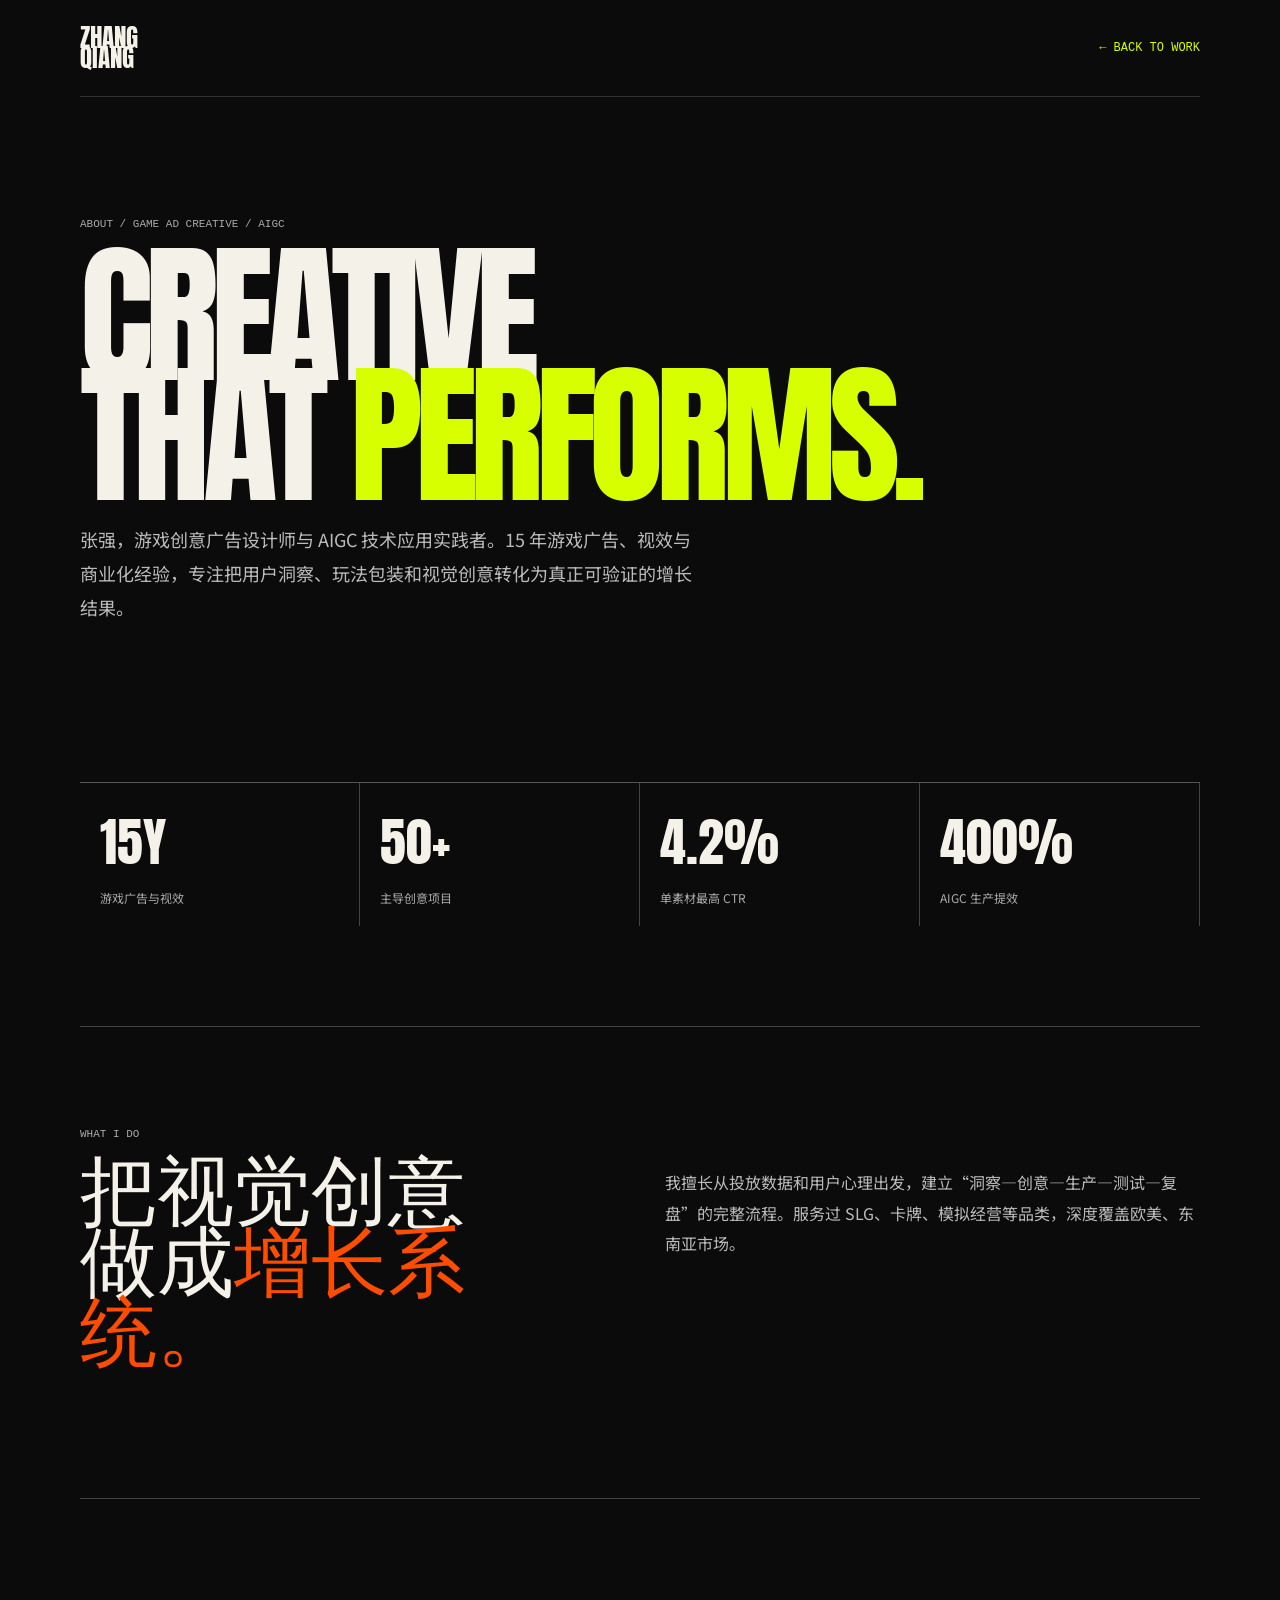
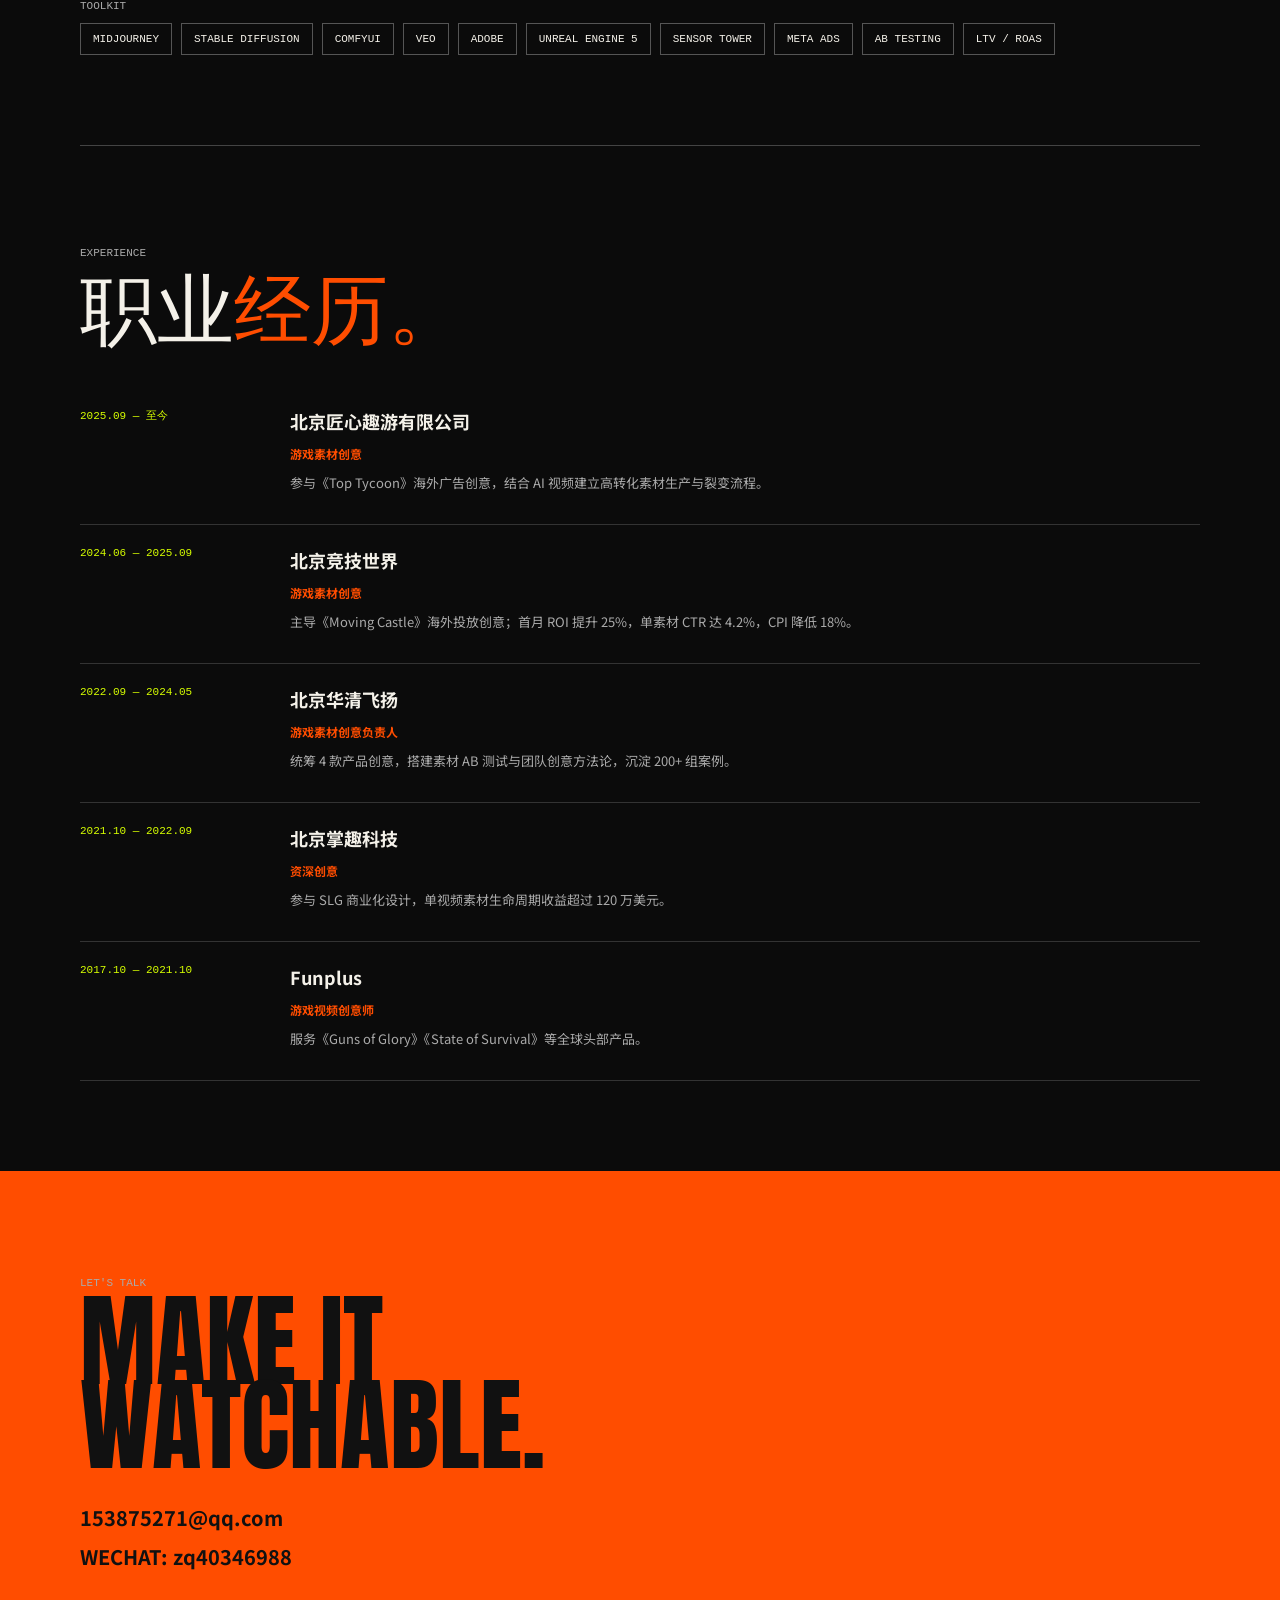
<file: about.html>
<!doctype html><html lang="zh-CN"><head><meta charset="utf-8"><meta name="viewport" content="width=device-width,initial-scale=1"><title>About｜张强</title><link rel="preconnect" href="https://fonts.googleapis.com"><link href="https://fonts.googleapis.com/css2?family=Anton&family=DM+Mono:wght@400;500&family=Noto+Sans+SC:wght@400;500;700;900&display=swap" rel="stylesheet"><style>:root{--a:#d7ff00;--o:#ff4d00;--b:#0b0b0b;--w:#f4f1e9}*{box-sizing:border-box}body{margin:0;background:var(--b);color:var(--w);font-family:"Noto Sans SC",Arial}.wrap{width:min(1120px,88vw);margin:auto}header{padding:28px 0;display:flex;justify-content:space-between;align-items:center;border-bottom:1px solid #333}a{color:inherit;text-decoration:none}.logo{font:25px/.8 Anton,sans-serif}.back{font:12px monospace;color:var(--a)}.hero{padding:110px 0 80px}.eyebrow{font:11px monospace;color:#aaa}.hero h1{font:clamp(68px,12vw,168px)/.78 Anton,sans-serif;letter-spacing:-.05em;margin:26px 0}.hero h1 i{color:var(--a);font-style:normal}.lead{max-width:620px;font-size:18px;line-height:1.9;color:#bbb}.facts{display:grid;grid-template-columns:repeat(4,1fr);border-top:1px solid #555;margin:60px 0 100px}.facts div{padding:20px;border-right:1px solid #444}.facts strong{font:52px Anton,sans-serif}.facts span{display:block;font-size:12px;color:#aaa;margin-top:8px}.section{padding:90px 0;border-top:1px solid #444}.section h2{font:clamp(40px,6vw,80px)/.92 Anton,sans-serif;margin:0 0 45px}.section h2 i{color:var(--o);font-style:normal}.grid{display:grid;grid-template-columns:1fr 1fr;gap:50px}.grid p{line-height:1.9;color:#bbb}.skills{display:flex;gap:9px;flex-wrap:wrap}.skills span{padding:9px 12px;border:1px solid #555;font:11px monospace}.timeline article{display:grid;grid-template-columns:180px 1fr;gap:30px;padding:22px 0;border-bottom:1px solid #333}.timeline time{font:11px monospace;color:var(--a)}.timeline h3{margin:0 0 6px;font-size:18px}.timeline b{font-size:12px;color:var(--o)}.timeline p{color:#aaa;font-size:13px;line-height:1.7;margin:8px 0}.contact{padding:95px 0;background:var(--o);color:#111}.contact h2{font:clamp(50px,8vw,110px)/.82 Anton,sans-serif;margin:0 0 35px}.contact a{display:block;font-size:20px;font-weight:700;margin:10px 0}@media(max-width:700px){.facts,.grid{grid-template-columns:1fr 1fr}.timeline article{grid-template-columns:1fr;gap:8px}.hero{padding:70px 0}.section{padding:65px 0}}</style></head><body><header class="wrap"><a class="logo" href="index.html">ZHANG<br>QIANG</a><a class="back" href="index.html">← BACK TO WORK</a></header><main class="wrap"><section class="hero"><p class="eyebrow">ABOUT / GAME AD CREATIVE / AIGC</p><h1>CREATIVE<br>THAT <i>PERFORMS.</i></h1><p class="lead">张强，游戏创意广告设计师与 AIGC 技术应用实践者。15 年游戏广告、视效与商业化经验，专注把用户洞察、玩法包装和视觉创意转化为真正可验证的增长结果。</p></section><div class="facts"><div><strong>15Y</strong><span>游戏广告与视效</span></div><div><strong>50+</strong><span>主导创意项目</span></div><div><strong>4.2%</strong><span>单素材最高 CTR</span></div><div><strong>400%</strong><span>AIGC 生产提效</span></div></div><section class="section"><p class="eyebrow">WHAT I DO</p><div class="grid"><h2>把视觉创意<br>做成<i>增长系统。</i></h2><p>我擅长从投放数据和用户心理出发，建立“洞察—创意—生产—测试—复盘”的完整流程。服务过 SLG、卡牌、模拟经营等品类，深度覆盖欧美、东南亚市场。</p></div></section><section class="section"><p class="eyebrow">TOOLKIT</p><div class="skills"><span>MIDJOURNEY</span><span>STABLE DIFFUSION</span><span>COMFYUI</span><span>VEO</span><span>ADOBE</span><span>UNREAL ENGINE 5</span><span>SENSOR TOWER</span><span>META ADS</span><span>AB TESTING</span><span>LTV / ROAS</span></div></section><section class="section"><p class="eyebrow">EXPERIENCE</p><h2>职业<i>经历。</i></h2><div class="timeline"><article><time>2025.09 — 至今</time><div><h3>北京匠心趣游有限公司</h3><b>游戏素材创意</b><p>参与《Top Tycoon》海外广告创意，结合 AI 视频建立高转化素材生产与裂变流程。</p></div></article><article><time>2024.06 — 2025.09</time><div><h3>北京竞技世界</h3><b>游戏素材创意</b><p>主导《Moving Castle》海外投放创意；首月 ROI 提升 25%，单素材 CTR 达 4.2%，CPI 降低 18%。</p></div></article><article><time>2022.09 — 2024.05</time><div><h3>北京华清飞扬</h3><b>游戏素材创意负责人</b><p>统筹 4 款产品创意，搭建素材 AB 测试与团队创意方法论，沉淀 200+ 组案例。</p></div></article><article><time>2021.10 — 2022.09</time><div><h3>北京掌趣科技</h3><b>资深创意</b><p>参与 SLG 商业化设计，单视频素材生命周期收益超过 120 万美元。</p></div></article><article><time>2017.10 — 2021.10</time><div><h3>Funplus</h3><b>游戏视频创意师</b><p>服务《Guns of Glory》《State of Survival》等全球头部产品。</p></div></article></div></section></main><section class="contact"><div class="wrap"><p class="eyebrow">LET'S TALK</p><h2>MAKE IT<br>WATCHABLE.</h2><a href="mailto:153875271@qq.com">153875271@qq.com</a><a href="https://weixin.qq.com/">WECHAT: zq40346988</a></div></section></body></html>
</file>
